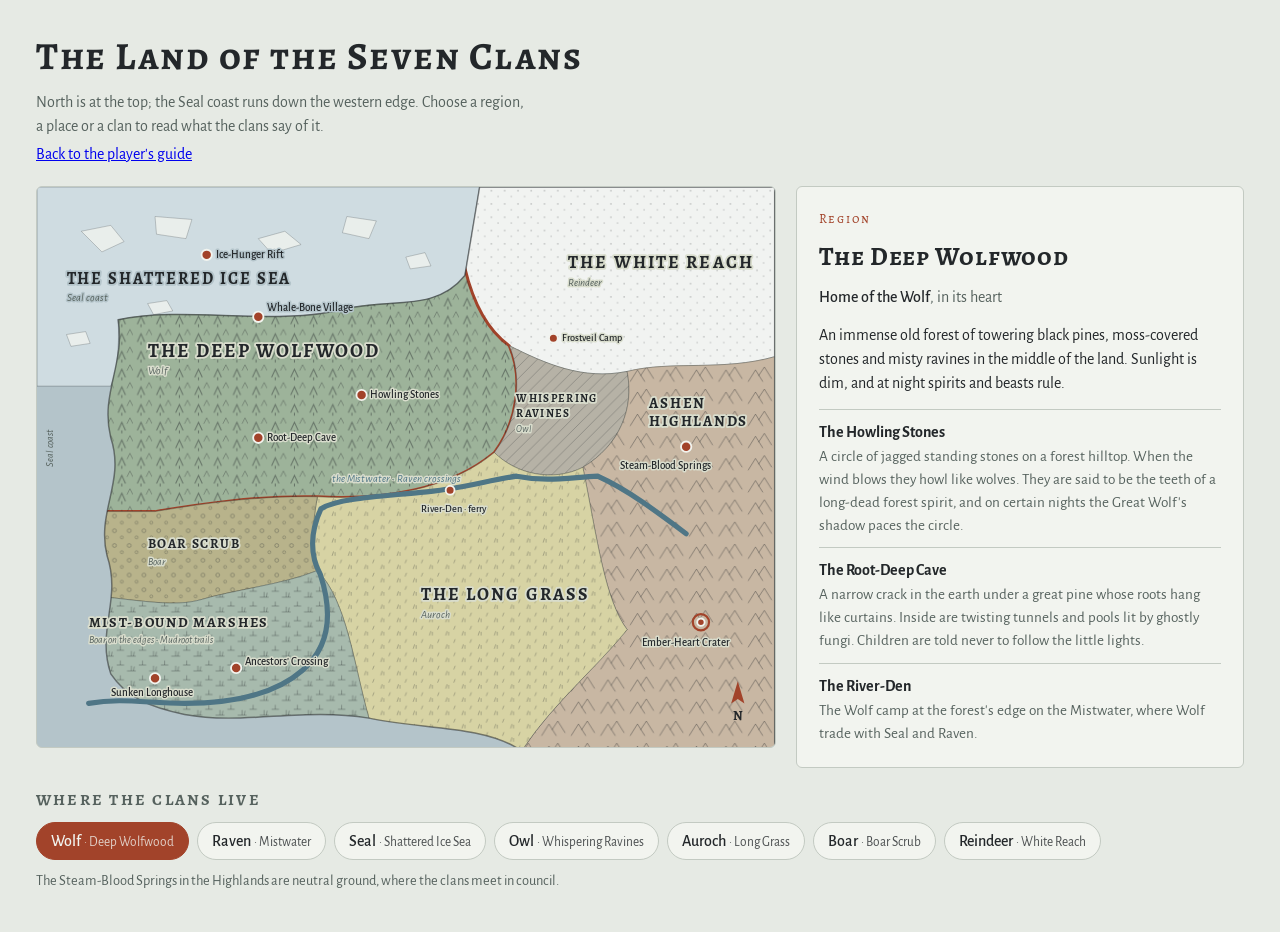
<file: static/map.html>
<!doctype html>
<html lang="en">
<head>
<meta charset="utf-8">
<meta name="viewport" content="width=device-width, initial-scale=1, viewport-fit=cover">
<title>The Land of the Seven Clans</title>
<meta name="claude:viewport-fit-sides" content="cover">
<link rel="preconnect" href="https://fonts.googleapis.com">
<link rel="preconnect" href="https://fonts.gstatic.com" crossorigin>
<link rel="stylesheet" href="https://fonts.googleapis.com/css2?family=Alegreya+SC:wght@500;700&family=Alegreya+Sans:ital,wght@0,400;0,500;0,700;1,400&display=swap">
<style>
/* Layout: a carved, ochre-and-charcoal map of the land on the left; the selected region's account on the right; stacks on phones. */
:root {
  --paper: #e6eae4;      /* birch-bark grey, slightly green */
  --sea: #b4c4ca;
  --land: #d9ddcd;
  --ink: #23272a;        /* charcoal */
  --ink-soft: #56625e;
  --ochre: #a2432a;      /* red ochre */
  --panel: #f2f4ef;
  --line: #c3cac2;
  --r-ice: #cfdce1; --r-reach: #f1f3f1; --r-wood: #9db39a; --r-rav: #b6b2a6;
  --r-high: #c8b7a3; --r-grass: #d7d3a4; --r-scrub: #b8b38b; --r-marsh: #a7baad;
  --river: #4f7686;
  --font-display: "Alegreya SC", "Palatino Linotype", Palatino, Georgia, serif;
  --font-body: "Alegreya Sans", "Gill Sans", "Trebuchet MS", system-ui, sans-serif;
}
@media (prefers-color-scheme: dark) {
  :root:not([data-theme="light"]) {
    color-scheme: dark;
    --paper: #121719; --sea: #1a2a31; --land: #252e28; --ink: #e2e5de; --ink-soft: #a3aea8;
    --ochre: #d97a52; --panel: #1a2023; --line: #354039;
    --r-ice: #23363e; --r-reach: #3a4549; --r-wood: #2d4432; --r-rav: #3b3a37;
    --r-high: #4a3b33; --r-grass: #4a4930; --r-scrub: #3f3c2a; --r-marsh: #2b3d36;
    --river: #7fb0c2;
  }
}
:root[data-theme="dark"] {
  color-scheme: dark;
  --paper: #121719; --sea: #1a2a31; --land: #252e28; --ink: #e2e5de; --ink-soft: #a3aea8;
  --ochre: #d97a52; --panel: #1a2023; --line: #354039;
  --r-ice: #23363e; --r-reach: #3a4549; --r-wood: #2d4432; --r-rav: #3b3a37;
  --r-high: #4a3b33; --r-grass: #4a4930; --r-scrub: #3f3c2a; --r-marsh: #2b3d36;
  --river: #7fb0c2;
}

* { box-sizing: border-box; }
body {
  margin: 0;
  background: var(--paper);
  color: var(--ink);
  font-family: var(--font-body);
  font-size: 16px;
  line-height: 1.5;
}
.wrap {
  max-width: 1240px;
  margin: 0 auto;
  padding-block: 28px 40px;
  padding-left: max(16px, env(safe-area-inset-left, 0px));
  padding-right: max(16px, env(safe-area-inset-right, 0px));
  display: grid;
  gap: 20px;
}
header { display: grid; gap: 4px; }
h1 {
  font-family: var(--font-display);
  font-weight: 700;
  font-size: clamp(1.7rem, 3.2vw, 2.4rem);
  letter-spacing: 0.04em;
  margin: 0;
  text-wrap: balance;
}
.lede { margin: 0; color: var(--ink-soft); max-width: 62ch; }

.main { display: grid; grid-template-columns: minmax(0, 1.65fr) minmax(280px, 1fr); gap: 20px; align-items: start; }
@media (max-width: 860px) { .main { grid-template-columns: 1fr; } }

.mapbox {
  background: var(--sea);
  border: 1px solid var(--line);
  border-radius: 6px;
  overflow: hidden;
  line-height: 0;
}
svg { width: 100%; height: auto; display: block; }

.region { cursor: pointer; outline: none; }
.region .shape { stroke: var(--ink); stroke-opacity: 0.35; stroke-width: 1.2; transition: stroke 0.15s; }
.region:hover .shape, .region:focus-visible .shape { stroke: var(--ochre); stroke-opacity: 1; stroke-width: 3; }
.region.is-selected .shape { stroke: var(--ochre); stroke-opacity: 1; stroke-width: 4; }
.tex { pointer-events: none; }

.label {
  font-family: var(--font-display);
  font-weight: 700;
  fill: var(--ink);
  letter-spacing: 0.12em;
  pointer-events: none;
  paint-order: stroke;
  stroke: var(--land);
  stroke-width: 5px;
  stroke-linejoin: round;
}
.label.sea { stroke: var(--sea); }
.sublabel {
  font-family: var(--font-body);
  font-style: italic;
  fill: var(--ink-soft);
  pointer-events: none;
  paint-order: stroke;
  stroke: var(--land);
  stroke-width: 4px;
  stroke-linejoin: round;
}
.sublabel.sea { stroke: var(--sea); }
.river-line { fill: none; stroke: var(--river); stroke-width: 7; stroke-linecap: round; }
.river-hit { fill: none; stroke: transparent; stroke-width: 28; cursor: pointer; }
.river-g:hover .river-line, .river-g:focus-visible .river-line, .river-g.is-selected .river-line { stroke: var(--ochre); }
.river-g { outline: none; }
.marker { cursor: pointer; }
.marker circle { fill: var(--ochre); stroke: var(--panel); stroke-width: 2.5; }
.marker text {
  font-family: var(--font-body); font-weight: 500; fill: var(--ink);
  paint-order: stroke; stroke: var(--land); stroke-width: 4px; stroke-linejoin: round;
}
.marker.sea text { stroke: var(--sea); }
.compass text { font-family: var(--font-display); font-weight: 700; fill: var(--ink); }
.compass path { fill: var(--ochre); }

.panel {
  background: var(--panel);
  border: 1px solid var(--line);
  border-radius: 6px;
  padding: 22px;
  display: grid;
  gap: 14px;
}
.eyebrow {
  font-family: var(--font-display);
  font-size: 0.8rem;
  letter-spacing: 0.14em;
  color: var(--ochre);
  margin: 0;
}
.panel h2 {
  font-family: var(--font-display);
  font-weight: 700;
  font-size: 1.6rem;
  letter-spacing: 0.03em;
  line-height: 1.15;
  margin: 0;
  text-wrap: balance;
}
.home { margin: 0; font-weight: 500; }
.home span { color: var(--ink-soft); font-weight: 400; }
.desc { margin: 0; max-width: 62ch; }
.places { display: grid; gap: 10px; margin: 0; padding: 0; list-style: none; }
.places li { display: grid; gap: 2px; padding-top: 10px; border-top: 1px solid var(--line); }
.places strong { font-weight: 700; }
.places p { margin: 0; color: var(--ink-soft); font-size: 0.95rem; }

.clans { display: grid; gap: 10px; }
.clans h2 {
  font-family: var(--font-display); font-size: 1rem; letter-spacing: 0.14em; margin: 0; color: var(--ink-soft);
}
.chips { display: flex; flex-wrap: wrap; gap: 8px; }
.chip {
  font: inherit;
  font-weight: 500;
  color: var(--ink);
  background: var(--panel);
  border: 1px solid var(--line);
  border-radius: 999px;
  padding: 6px 14px;
  cursor: pointer;
}
.chip:hover { border-color: var(--ochre); }
.chip:focus-visible { outline: 2px solid var(--ochre); outline-offset: 2px; }
.chip[aria-pressed="true"] { background: var(--ochre); border-color: var(--ochre); color: var(--panel); }
.chip small { font-weight: 400; opacity: 0.8; }
.note { margin: 0; color: var(--ink-soft); font-size: 0.9rem; }
@media (prefers-reduced-motion: reduce) { * { transition: none !important; } }
</style>

</head>
<body>
<div class="wrap">
  <header>
    <h1>The Land of the Seven Clans</h1>
    <p class="lede">North is at the top; the Seal coast runs down the western edge. Choose a region, a place or a clan to read what the clans say of it.</p>
    <p class="lede"><a href="./">Back to the player's guide</a></p>
  </header>

  <div class="main">
    <div class="mapbox">
      <svg viewBox="0 0 1000 760" role="group" aria-label="Map of the land. Regions can be selected.">
        <defs>
          <path id="landpath" d="M110,180 C200,160 320,190 420,165 C480,150 540,170 580,120 L600,0 L1000,0 L1000,760 L650,760 C600,730 520,735 450,720 C360,705 280,730 200,715 C150,705 120,690 100,660 C80,600 115,560 95,500 C80,440 120,400 100,340 C85,280 120,240 110,180 Z"/>
          <clipPath id="landclip"><use href="#landpath"/></clipPath>

          <pattern id="p-wood" width="26" height="24" patternUnits="userSpaceOnUse">
            <path d="M6,18 L11,7 L16,18 M11,18 L11,22" style="fill:none;stroke:var(--ink);stroke-width:1.4;stroke-opacity:.45"/>
            <path d="M18,9 L22,1 L26,9" style="fill:none;stroke:var(--ink);stroke-width:1.2;stroke-opacity:.35"/>
          </pattern>
          <pattern id="p-grass" width="22" height="18" patternUnits="userSpaceOnUse">
            <path d="M4,14 L6,8 M8,14 L8,9 M15,6 L17,1" style="fill:none;stroke:var(--ink);stroke-width:1.1;stroke-opacity:.35"/>
          </pattern>
          <pattern id="p-high" width="40" height="30" patternUnits="userSpaceOnUse">
            <path d="M4,24 L14,8 L24,24 M18,16 L26,4 L36,20" style="fill:none;stroke:var(--ink);stroke-width:1.3;stroke-opacity:.4"/>
          </pattern>
          <pattern id="p-rav" width="16" height="16" patternUnits="userSpaceOnUse">
            <path d="M0,16 L16,0" style="fill:none;stroke:var(--ink);stroke-width:1;stroke-opacity:.35"/>
          </pattern>
          <pattern id="p-scrub" width="20" height="20" patternUnits="userSpaceOnUse">
            <circle cx="5" cy="6" r="2.6" style="fill:none;stroke:var(--ink);stroke-width:1;stroke-opacity:.4"/>
            <circle cx="15" cy="15" r="2" style="fill:none;stroke:var(--ink);stroke-width:1;stroke-opacity:.35"/>
          </pattern>
          <pattern id="p-marsh" width="30" height="20" patternUnits="userSpaceOnUse">
            <path d="M2,16 L14,16 M18,8 L28,8 M8,16 L8,9 M11,16 L12,10 M23,8 L23,2" style="fill:none;stroke:var(--ink);stroke-width:1.1;stroke-opacity:.4"/>
          </pattern>
          <pattern id="p-reach" width="18" height="18" patternUnits="userSpaceOnUse">
            <circle cx="4" cy="5" r="1" style="fill:var(--ink);fill-opacity:.3"/>
            <circle cx="13" cy="13" r="1" style="fill:var(--ink);fill-opacity:.25"/>
          </pattern>
        </defs>

        <!-- land base -->
        <use href="#landpath" style="fill:var(--land)"/>

        <!-- the Ice Sea (in the water) -->
        <g class="region" data-region="ice" tabindex="0" role="button" aria-label="The Shattered Ice Sea">
          <path class="shape" style="fill:var(--r-ice)" d="M0,0 L600,0 L580,120 C540,170 480,150 420,165 C320,190 200,160 110,180 C112,220 108,250 100,270 L0,270 Z"/>
          <g class="tex" style="fill:var(--panel);fill-opacity:.75;stroke:var(--ink);stroke-opacity:.3;stroke-width:1">
            <path d="M60,60 l40,-8 l18,22 l-30,14 z"/><path d="M160,40 l50,4 l-8,26 l-40,-6 z"/>
            <path d="M300,70 l36,-10 l22,18 l-40,12 z"/><path d="M420,40 l40,6 l-10,24 l-36,-8 z"/>
            <path d="M150,158 l26,-4 l8,14 l-26,5 z"/><path d="M500,95 l26,-6 l8,18 l-28,4 z"/>
            <path d="M40,200 l26,-4 l6,16 l-26,4 z"/>
          </g>
        </g>

        <g clip-path="url(#landclip)">
          <g class="region" data-region="reach" tabindex="0" role="button" aria-label="The White Reach">
            <path class="shape" style="fill:var(--r-reach)" d="M580,110 L590,0 L1000,0 L1000,230 C930,250 860,235 800,250 C740,262 690,240 640,215 C612,195 592,160 580,110 Z"/>
            <path class="tex" fill="url(#p-reach)" d="M580,110 L590,0 L1000,0 L1000,230 C930,250 860,235 800,250 C740,262 690,240 640,215 C612,195 592,160 580,110 Z"/>
          </g>
          <g class="region" data-region="wood" tabindex="0" role="button" aria-label="The Deep Wolfwood">
            <path class="shape" style="fill:var(--r-wood)" d="M0,150 L580,110 C592,160 612,195 640,215 C660,260 650,320 620,360 C560,410 470,425 380,420 C300,418 220,430 160,440 L0,440 Z"/>
            <path class="tex" fill="url(#p-wood)" d="M0,150 L580,110 C592,160 612,195 640,215 C660,260 650,320 620,360 C560,410 470,425 380,420 C300,418 220,430 160,440 L0,440 Z"/>
          </g>
          <g class="region" data-region="ravines" tabindex="0" role="button" aria-label="The Whispering Ravines">
            <path class="shape" style="fill:var(--r-rav)" d="M640,215 C690,240 740,262 800,250 C810,300 790,350 740,380 C700,400 650,390 620,360 C650,320 660,260 640,215 Z"/>
            <path class="tex" fill="url(#p-rav)" d="M640,215 C690,240 740,262 800,250 C810,300 790,350 740,380 C700,400 650,390 620,360 C650,320 660,260 640,215 Z"/>
          </g>
          <g class="region" data-region="high" tabindex="0" role="button" aria-label="The Ashen Highlands">
            <path class="shape" style="fill:var(--r-high)" d="M800,250 C860,235 930,250 1000,230 L1000,760 L660,760 C700,700 760,650 800,600 C770,560 760,480 740,380 C790,350 810,300 800,250 Z"/>
            <path class="tex" fill="url(#p-high)" d="M800,250 C860,235 930,250 1000,230 L1000,760 L660,760 C700,700 760,650 800,600 C770,560 760,480 740,380 C790,350 810,300 800,250 Z"/>
          </g>
          <g class="region" data-region="grass" tabindex="0" role="button" aria-label="The Long Grass">
            <path class="shape" style="fill:var(--r-grass)" d="M380,420 C470,425 560,410 620,360 C650,390 700,400 740,380 C760,480 770,560 800,600 C760,650 700,700 660,760 L460,760 L450,720 C430,650 420,560 380,520 C370,480 375,450 380,420 Z"/>
            <path class="tex" fill="url(#p-grass)" d="M380,420 C470,425 560,410 620,360 C650,390 700,400 740,380 C760,480 770,560 800,600 C760,650 700,700 660,760 L460,760 L450,720 C430,650 420,560 380,520 C370,480 375,450 380,420 Z"/>
          </g>
          <g class="region" data-region="scrub" tabindex="0" role="button" aria-label="The Boar Scrub">
            <path class="shape" style="fill:var(--r-scrub)" d="M0,440 L160,440 C220,430 300,418 380,420 C375,450 370,480 380,520 C330,540 270,545 220,560 C180,570 140,560 0,545 Z"/>
            <path class="tex" fill="url(#p-scrub)" d="M0,440 L160,440 C220,430 300,418 380,420 C375,450 370,480 380,520 C330,540 270,545 220,560 C180,570 140,560 0,545 Z"/>
          </g>
          <g class="region" data-region="marsh" tabindex="0" role="button" aria-label="The Mist-Bound Marshes">
            <path class="shape" style="fill:var(--r-marsh)" d="M0,545 C140,560 180,570 220,560 C270,545 330,540 380,520 C420,560 430,650 450,720 L460,760 L0,760 Z"/>
            <path class="tex" fill="url(#p-marsh)" d="M0,545 C140,560 180,570 220,560 C270,545 330,540 380,520 C420,560 430,650 450,720 L460,760 L0,760 Z"/>
          </g>
        </g>
        <!-- coastline -->
        <use href="#landpath" style="fill:none;stroke:var(--ink);stroke-width:2;stroke-opacity:.55;pointer-events:none"/>

        <!-- the Mistwater -->
        <g class="river-g" data-region="river" tabindex="0" role="button" aria-label="The Mistwater, the great river">
          <path class="river-line" d="M880,470 C840,440 800,410 760,392 C720,394 690,400 650,392 C610,398 570,410 520,414 C460,420 410,422 385,436 C370,468 370,500 384,525 C402,580 395,625 360,655 C320,690 260,700 200,700 C150,700 115,692 70,700"/>
          <path class="river-hit" d="M880,470 C840,440 800,410 760,392 C720,394 690,400 650,392 C610,398 570,410 520,414 C460,420 410,422 385,436 C370,468 370,500 384,525 C402,580 395,625 360,655 C320,690 260,700 200,700 C150,700 115,692 70,700"/>
        </g>

        <!-- region labels -->
        <text class="label sea" x="40" y="132" font-size="22">THE SHATTERED ICE SEA</text>
        <text class="sublabel sea" x="40" y="154" font-size="15">Seal coast</text>
        <text class="label" x="720" y="110" font-size="24">THE WHITE REACH</text>
        <text class="sublabel" x="720" y="134" font-size="15">Reindeer</text>
        <text class="label" x="150" y="230" font-size="26">THE DEEP WOLFWOOD</text>
        <text class="sublabel" x="150" y="254" font-size="15">Wolf</text>
        <text class="label" x="650" y="292" font-size="15">WHISPERING</text>
        <text class="label" x="650" y="312" font-size="15">RAVINES</text>
        <text class="sublabel" x="650" y="332" font-size="13">Owl</text>
        <text class="label" x="830" y="300" font-size="20">ASHEN</text>
        <text class="label" x="830" y="324" font-size="20">HIGHLANDS</text>
        <text class="label" x="520" y="560" font-size="24">THE LONG GRASS</text>
        <text class="sublabel" x="520" y="584" font-size="15">Auroch</text>
        <text class="label" x="150" y="490" font-size="18">BOAR SCRUB</text>
        <text class="sublabel" x="150" y="512" font-size="14">Boar</text>
        <text class="label" x="70" y="596" font-size="19">MIST-BOUND MARSHES</text>
        <text class="sublabel" x="70" y="618" font-size="14">Boar on the edges · Mudroot trails</text>
        <text class="sublabel" x="400" y="400" font-size="15" style="fill:var(--river)">the Mistwater · Raven crossings</text>
        <text class="sublabel sea" x="22" y="380" font-size="14" transform="rotate(-90 22 380)">Seal coast</text>

        <!-- places -->
        <g class="marker sea" data-region="ice"><circle cx="300" cy="176" r="7"/><text x="312" y="168" font-size="15">Whale-Bone Village</text><title>The Whale-Bone Village</title></g>
        <g class="marker sea" data-region="ice"><circle cx="230" cy="92" r="7"/><text x="242" y="96" font-size="15">Ice-Hunger Rift</text><title>The Ice-Hunger Rift</title></g>
        <g class="marker" data-region="reach"><circle cx="700" cy="205" r="6"/><text x="712" y="209" font-size="14">Frostveil Camp</text><title>The Frostveil Camp</title></g>
        <g class="marker" data-region="wood"><circle cx="440" cy="282" r="7"/><text x="452" y="286" font-size="15">Howling Stones</text><title>The Howling Stones</title></g>
        <g class="marker" data-region="wood"><circle cx="300" cy="340" r="7"/><text x="312" y="344" font-size="15">Root-Deep Cave</text><title>The Root-Deep Cave</title></g>
        <g class="marker" data-region="river"><circle cx="560" cy="411" r="6"/><text x="520" y="440" font-size="14">River-Den · ferry</text><title>The River-Den camp and the Creekperchers' ferry</title></g>
        <g class="marker" data-region="high"><circle cx="880" cy="352" r="7"/><text x="790" y="382" font-size="15">Steam-Blood Springs</text><title>The Steam-Blood Springs</title></g>
        <g class="marker" data-region="high"><circle cx="900" cy="590" r="11" style="fill:none;stroke:var(--ochre);stroke-width:3"/><circle cx="900" cy="590" r="5"/><text x="820" y="622" font-size="15">Ember-Heart Crater</text><title>The Ember-Heart Crater</title></g>
        <g class="marker" data-region="marsh"><circle cx="270" cy="652" r="7"/><text x="282" y="648" font-size="15">Ancestors' Crossing</text><title>The Ancestors' Crossing</title></g>
        <g class="marker" data-region="marsh"><circle cx="160" cy="666" r="7"/><text x="100" y="690" font-size="15">Sunken Longhouse</text><title>The Sunken Longhouse</title></g>

        <!-- compass -->
        <g class="compass" transform="translate(950,700)" aria-hidden="true">
          <path d="M0,-30 L9,0 L0,-6 L-9,0 Z"/>
          <text x="0" y="22" font-size="18" text-anchor="middle">N</text>
        </g>
      </svg>
    </div>

    <aside class="panel" aria-live="polite">
      <p class="eyebrow" id="p-kind">Region</p>
      <h2 id="p-name"></h2>
      <p class="home" id="p-home"></p>
      <p class="desc" id="p-desc"></p>
      <ul class="places" id="p-places"></ul>
    </aside>
  </div>

  <section class="clans" aria-label="Clan homes">
    <h2>WHERE THE CLANS LIVE</h2>
    <div class="chips" id="chips"></div>
    <p class="note">The Steam-Blood Springs in the Highlands are neutral ground, where the clans meet in council.</p>
  </section>
</div>

<script>
const REGIONS = {
  wood: {
    kind: "Region", name: "The Deep Wolfwood", home: "Wolf", homeNote: "in its heart",
    desc: "An immense old forest of towering black pines, moss-covered stones and misty ravines in the middle of the land. Sunlight is dim, and at night spirits and beasts rule.",
    places: [
      ["The Howling Stones", "A circle of jagged standing stones on a forest hilltop. When the wind blows they howl like wolves. They are said to be the teeth of a long-dead forest spirit, and on certain nights the Great Wolf's shadow paces the circle."],
      ["The Root-Deep Cave", "A narrow crack in the earth under a great pine whose roots hang like curtains. Inside are twisting tunnels and pools lit by ghostly fungi. Children are told never to follow the little lights."],
      ["The River-Den", "The Wolf camp at the forest's edge on the Mistwater, where Wolf trade with Seal and Raven."]
    ]
  },
  ice: {
    kind: "Region", name: "The Shattered Ice Sea", home: "Seal", homeNote: "along the coast, which runs on down the western edge",
    desc: "A bleak northern coast where the sea is choked with broken ice and black cliffs loom over the waves. Storm-spirits ride the gales, and whales are revered as wise elders.",
    places: [
      ["The Whale-Bone Village", "A Seal village built inside the ribcages of colossal whale skeletons. Charms of shell and driftwood clatter in the wind. Its people swear by the tides and believe lies cause storms."],
      ["The Ice-Hunger Rift", "A jagged chasm in the sea ice that breathes cold mist and whispers. No one goes near it willingly."]
    ]
  },
  reach: {
    kind: "Region", name: "The White Reach", home: "Reindeer", homeNote: "following the herds",
    desc: "Tundra and taiga to the north-east, inland of the Ice Sea: snow-plains without end, low birch and pine at the southern edge, and skies full of aurora.",
    places: [
      ["The Frostveil Camp", "Keeps to the southern edge of the Reach. They are usually the first Reindeer that outsiders meet, and they handle trade and diplomacy."]
    ]
  },
  ravines: {
    kind: "Region", name: "The Whispering Ravines", home: "Owl", homeNote: "in the cliffs",
    desc: "Deep, misty ravines and cliffs where the Wolfwood climbs into the Ashen Highlands. Owls nest in the cliff-faces, and the wind in the gorges sounds like murmuring.",
    places: [
      ["The Bone Libraries", "Kept in caves in the cliffs: carved bones and skulls holding the Owl's stories, visions and taboos. Only initiates can read them all."]
    ]
  },
  high: {
    kind: "Region", name: "The Ashen Highlands", home: null, homeNote: "No clan claims the Highlands",
    desc: "Broken mountains and volcanic plains to the east, with hot springs and geysers. The land steams and seethes, and fire and earth spirits mingle. The Mistwater rises here.",
    places: [
      ["The Steam-Blood Springs", "Hot springs that heal, and can harm. The water runs red with minerals. This is neutral ground, where the clans hold their councils and rites of purification."],
      ["The Ember-Heart Crater", "A vast crater where a star fell long ago. The soil is black, laced with glowing red seams, and scattered with shards of star-iron. Strange beasts are reported near it."]
    ]
  },
  grass: {
    kind: "Region", name: "The Long Grass", home: "Auroch", homeNote: "who mark it with boundary stones",
    desc: "Rolling grasslands and river valleys south of the Wolfwood, running down to the southern coast and rising eastward into the Highland foothills. Great herds of wild cattle move across it, and every season the Auroch walk its edges.",
    places: []
  },
  scrub: {
    kind: "Borderland", name: "The Boar Scrub", home: "Boar", homeNote: "in the tangle",
    desc: "Dense thickets, marsh edges and broken scrub between the Wolfwood, the Long Grass and the marshes: the in-between lands where others fear to tread.",
    places: []
  },
  marsh: {
    kind: "Region", name: "The Mist-Bound Marshes", home: "Boar", homeNote: "on the edges, where the Mudroot know the trails",
    desc: "A sprawling marsh in the south-west, where the Mistwater meets the sea. Reeds whisper, lights dance over still pools, and the line between the living and the dead is thin.",
    places: [
      ["The Ancestors' Crossing", "A gnarled tree whose roots form a bridge over black, still water. On certain nights the ancestors walk here. People leave offerings to ask the dead for guidance or forgiveness."],
      ["The Sunken Longhouse", "An old clan hall, half-sunk in the marsh and leaning at a strange angle. It is said to stand half in this world and half in the spirit world. No one remembers whose hall it was."]
    ]
  },
  river: {
    kind: "River", name: "The Mistwater", home: "Raven", homeNote: "who hold its crossings",
    desc: "The great river, and the thread through the heart of the land. It rises in the Ashen Highlands, runs below the Whispering Ravines and along the southern edge of the Deep Wolfwood, divides the Long Grass from the Boar scrub, and empties through the Mist-Bound Marshes into the sea. Only the far north, the Ice Sea coast and the White Reach, is off its path. Clans meet, trade and clash along its banks.",
    places: [
      ["The River-Den", "The Wolf camp at the forest's edge, trading with Seal and Raven."],
      ["The Creekperchers' ferry", "Run by a Raven family on the stony banks near the River-Den. Nobody is ever quite sure the tolls are fair."]
    ]
  }
};
const CLANS = [["Wolf","wood"],["Raven","river"],["Seal","ice"],["Owl","ravines"],["Auroch","grass"],["Boar","scrub"],["Reindeer","reach"]];

const $ = (id) => document.getElementById(id);
const chipsEl = $("chips");
CLANS.forEach(([clan, region]) => {
  const b = document.createElement("button");
  b.className = "chip"; b.type = "button"; b.id = "chip-" + clan.toLowerCase();
  b.dataset.region = region; b.dataset.clan = clan;
  b.innerHTML = clan + " <small>· " + REGIONS[region].name.replace(/^The /, "") + "</small>";
  b.setAttribute("aria-pressed", "false");
  b.addEventListener("click", () => select(region, clan));
  chipsEl.appendChild(b);
});

function select(key, clan) {
  const r = REGIONS[key]; if (!r) return;
  $("p-kind").textContent = r.kind;
  $("p-name").textContent = r.name;
  const home = $("p-home");
  home.textContent = "";
  if (r.home) { home.append("Home of the " + r.home); const s = document.createElement("span"); s.textContent = ", " + r.homeNote; home.append(s); }
  else { home.textContent = r.homeNote + "."; }
  $("p-desc").textContent = r.desc;
  const ul = $("p-places"); ul.textContent = "";
  r.places.forEach(([n, d]) => {
    const li = document.createElement("li");
    const s = document.createElement("strong"); s.textContent = n;
    const p = document.createElement("p"); p.textContent = d;
    li.append(s, p); ul.append(li);
  });
  document.querySelectorAll("[data-region].region, .river-g").forEach(g => {
    const on = g.dataset.region === key;
    g.classList.toggle("is-selected", on);
    g.setAttribute("aria-pressed", on ? "true" : "false");
  });
  document.querySelectorAll(".chip").forEach(c => c.setAttribute("aria-pressed", String(clan ? c.dataset.clan === clan : c.dataset.region === key)));
}

document.querySelectorAll(".region, .river-g, .marker").forEach(el => {
  el.addEventListener("click", () => select(el.dataset.region));
  el.addEventListener("keydown", (e) => { if (e.key === "Enter" || e.key === " ") { e.preventDefault(); select(el.dataset.region); } });
});
select("wood");
</script>

</body>
</html>
</file>
